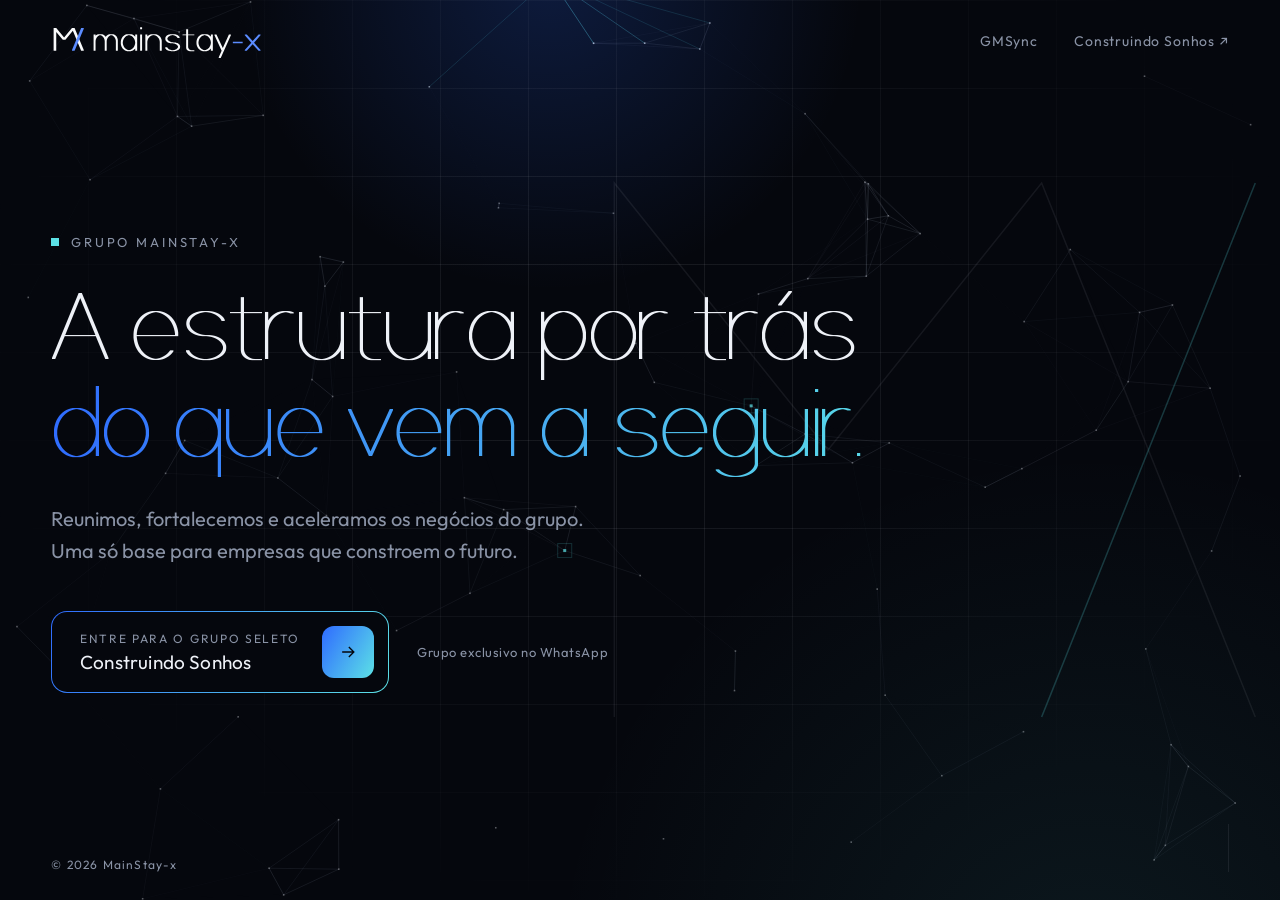
<file: index.html>
<!doctype html>
<html lang="pt-BR">
<head>
  <meta charset="utf-8">
  <meta name="viewport" content="width=device-width, initial-scale=1">
  <title>MainStay-x</title>
  <meta name="description" content="MainStay-x reúne, fortalece e acelera os negócios do grupo.">
  <meta name="theme-color" content="#05070D">
  <link rel="icon" href="assets/logo/mainstay-x-icon.svg" type="image/svg+xml">
  <link rel="preconnect" href="https://fonts.googleapis.com">
  <link rel="preconnect" href="https://fonts.gstatic.com" crossorigin>
  <link rel="stylesheet" href="https://fonts.googleapis.com/css2?family=Outfit:wght@200..600&display=swap">
  <link rel="stylesheet" href="assets/fonts/mainstay-sans.css">
  <link rel="stylesheet" href="assets/css/style.css">
</head>
<body>
  <header class="nav">
    <a class="brand" href="/" aria-label="MainStay-x, início">
      <img src="assets/logo/mainstay-x-logo-dark.svg" alt="MainStay-x" width="200" height="32">
    </a>
    <nav class="nav-links">
      <a class="nav-link" href="/gmsync/">GMSync</a>
      <!-- Troque pelo link de convite do grupo de WhatsApp -->
      <a class="nav-link nav-ext" href="https://chat.whatsapp.com/SEU-CONVITE" target="_blank" rel="noopener">Construindo Sonhos <span aria-hidden="true">↗</span></a>
    </nav>
  </header>

  <main class="hero" id="hero">
    <canvas class="field" id="field" aria-hidden="true"></canvas>
    <div class="glow" aria-hidden="true"></div>
    <svg class="mark" id="mark" viewBox="-60 -60 1040 820" aria-hidden="true">
      <polyline points="40,700 40,0 320,350 600,0 880,700" />
      <line x1="880" y1="0" x2="600" y2="700" class="mark-accent" />
    </svg>

    <div class="hero-inner" id="tilt">
      <p class="eyebrow reveal"><span class="pulse"></span>Grupo MainStay-x</p>
      <h1 class="reveal">A estrutura por trás<br><span class="grad">do que vem a seguir.</span></h1>
      <p class="lead reveal">Reunimos, fortalecemos e aceleramos os negócios do grupo. Uma só base para empresas que constroem o futuro.</p>
      <div class="cta-row reveal">
        <a class="cta" id="cta" href="https://chat.whatsapp.com/SEU-CONVITE" target="_blank" rel="noopener">
          <span class="cta-text"><small>Entre para o grupo seleto</small>Construindo Sonhos</span>
          <span class="cta-arrow" aria-hidden="true">
            <svg viewBox="0 0 24 24" width="20" height="20"><path d="M5 12h13M13 6l6 6-6 6" fill="none" stroke="currentColor" stroke-width="1.6"/></svg>
          </span>
        </a>
        <span class="cta-note">Grupo exclusivo no WhatsApp</span>
      </div>
    </div>

    <div class="foot">
      <span>© 2026 MainStay-x</span>
      <span class="scroll-cue" aria-hidden="true"><i></i></span>
    </div>
  </main>

  <script src="assets/js/hero.js"></script>
</body>
</html>
</file>
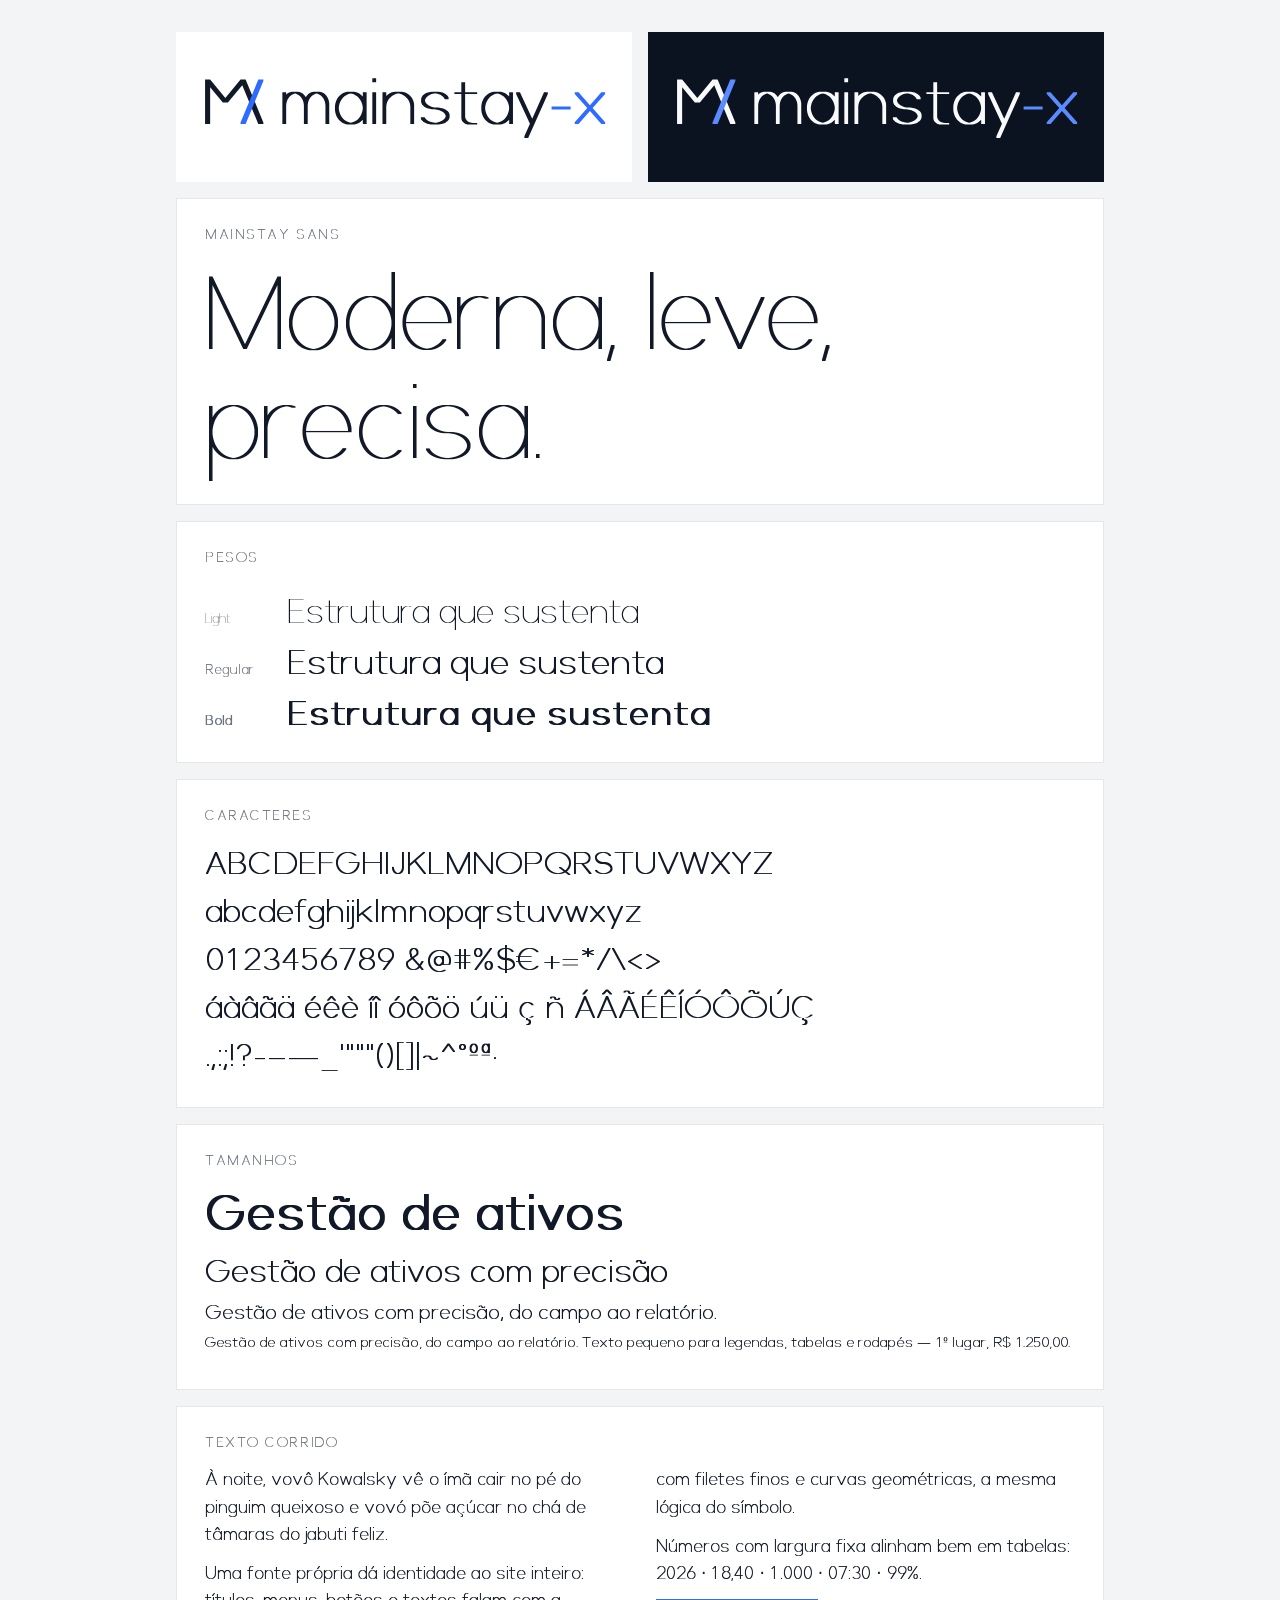
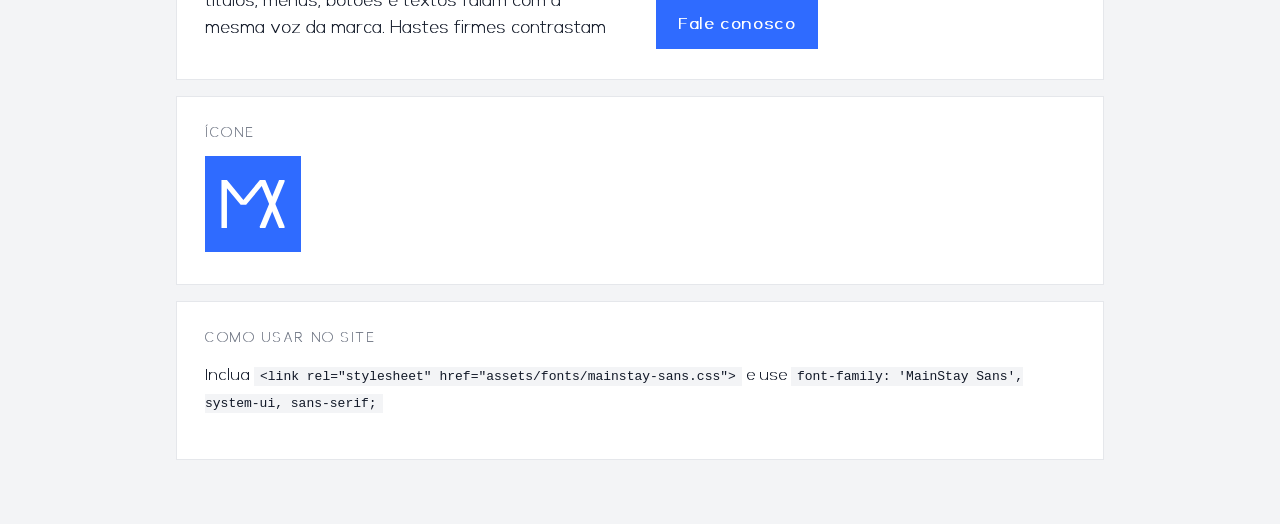
<file: assets/fonts/especime.html>
<!doctype html>
<html lang="pt-BR"><head><meta charset="utf-8"><meta name="viewport" content="width=device-width, initial-scale=1">
<title>MainStay Sans</title>
<style>
@font-face {
  font-family: 'MainStay Sans';
  src: url([data-uri]) format('woff');
  font-weight: 300;
  font-style: normal;
  font-display: swap;
}
@font-face {
  font-family: 'MainStay Sans';
  src: url([data-uri]) format('woff');
  font-weight: 400;
  font-style: normal;
  font-display: swap;
}
@font-face {
  font-family: 'MainStay Sans';
  src: url([data-uri]) format('woff');
  font-weight: 700;
  font-style: normal;
  font-display: swap;
}

:root { --bg:#F3F4F6; --card:#FFFFFF; --ink:#111827; --muted:#6B7280; --accent:#2F6BFF; --line:#E5E7EB; }
@media (prefers-color-scheme: dark) { :root:not([data-theme="light"]) { --bg:#0B1220; --card:#111A2C; --ink:#F9FAFB; --muted:#9CA3AF; --accent:#5B8CFF; --line:#1F2A40; } }
* { box-sizing:border-box; }
body { margin:0; background:var(--bg); color:var(--ink); font-family:'MainStay Sans', system-ui, sans-serif; }
main { max-width:960px; margin:0 auto; padding:32px 16px 64px; display:grid; gap:16px; }
.card { background:var(--card); border:1px solid var(--line); padding:28px; }
.logos { display:grid; gap:16px; grid-template-columns:repeat(auto-fit,minmax(280px,1fr)); }
.logo { display:grid; place-items:center; padding:36px 24px; min-height:150px; }
.logo.l { background:#FFFFFF; } .logo.d { background:#0B1220; }
.logo svg { width:100%; max-width:420px; height:auto; }
.icon svg { width:96px; height:96px; }
h2 { margin:0 0 16px; font-size:13px; letter-spacing:.12em; text-transform:uppercase; color:var(--muted); font-weight:400; }
.big { font-size:clamp(44px,10vw,104px); line-height:1.05; margin:0; font-weight:300; }
.w { display:grid; gap:10px; font-size:clamp(22px,4vw,34px); }
.w span { color:var(--muted); font-size:13px; margin-right:12px; display:inline-block; width:70px; }
.chars { font-size:clamp(22px,4vw,32px); line-height:1.5; word-break:break-all; margin:0; }
.sizes p { margin:0 0 10px; }
.text { columns:2 260px; column-gap:32px; font-size:17px; line-height:1.6; }
.text p { margin:0 0 12px; }
code { font-family:Consolas, monospace; font-size:13px; background:var(--bg); padding:2px 6px; }
.btn { display:inline-block; background:var(--accent); color:#fff; padding:12px 22px; font-weight:700; font-size:16px; text-decoration:none; letter-spacing:.04em; }
</style></head><body><main>
<div class="logos"><div class="logo l"><svg xmlns="http://www.w3.org/2000/svg" viewBox="-80 -820 6440 1100"><path fill="#111827" d="M0 -700L80 -700L320 -410L560 -700L640 -700L920 -24L920 0L840 0L587 -612L360 -338L280 -338L80 -579L80 0L0 0Z"/><path fill="#2F6BFF" d="M560 -24L840 -700L920 -700L920 -676L640 0L560 0Z"/><path fill="#111827" d="M1220 -500L1280 -500L1280 -462L1290 -471L1305 -483L1321 -492L1337 -500L1355 -505L1372 -509L1390 -510L1450 -510L1468 -509L1485 -505L1503 -500L1519 -492L1535 -483L1550 -471L1564 -458L1576 -444L1588 -427L1590 -423L1592 -427L1604 -444L1616 -458L1630 -471L1645 -483L1661 -492L1677 -500L1695 -505L1712 -509L1730 -510L1790 -510L1808 -509L1825 -505L1843 -500L1859 -492L1875 -483L1890 -471L1904 -458L1916 -444L1928 -427L1937 -410L1945 -391L1952 -372L1956 -352L1959 -331L1960 -310L1960 0L1900 0L1900 -284L1899 -305L1896 -326L1892 -346L1885 -365L1877 -384L1868 -401L1856 -418L1844 -432L1830 -445L1815 -457L1799 -466L1783 -474L1765 -479L1760 -480L1755 -479L1737 -474L1721 -466L1705 -457L1690 -445L1676 -432L1664 -418L1652 -401L1643 -384L1635 -365L1628 -346L1624 -326L1621 -305L1620 -284L1620 0L1560 0L1560 -284L1559 -305L1556 -326L1552 -346L1545 -365L1537 -384L1528 -401L1516 -418L1504 -432L1490 -445L1475 -457L1459 -466L1443 -474L1425 -479L1420 -480L1415 -479L1397 -474L1381 -466L1365 -457L1350 -445L1336 -432L1324 -418L1312 -401L1303 -384L1295 -365L1288 -346L1284 -326L1281 -305L1280 -284L1280 0L1220 0ZM2316 -22L2338 -29L2359 -38L2380 -50L2399 -64L2417 -80L2433 -98L2448 -118L2461 -140L2471 -163L2479 -187L2485 -212L2489 -237L2489 -263L2485 -288L2479 -313L2471 -337L2461 -360L2448 -382L2433 -402L2417 -420L2399 -436L2380 -450L2359 -462L2338 -471L2316 -478L2300 -481L2284 -478L2262 -471L2241 -462L2220 -450L2201 -436L2183 -420L2167 -402L2152 -382L2139 -360L2129 -337L2121 -313L2115 -288L2111 -263L2111 -237L2115 -212L2121 -187L2129 -163L2139 -140L2152 -118L2167 -98L2183 -80L2201 -64L2220 -50L2241 -38L2262 -29L2284 -22L2300 -19ZM2247 9L2224 4L2202 -3L2181 -12L2160 -24L2141 -38L2123 -54L2107 -72L2092 -92L2079 -114L2069 -137L2061 -161L2055 -186L2051 -211L2050 -237L2050 -263L2051 -289L2055 -314L2061 -339L2069 -363L2079 -386L2092 -408L2107 -428L2123 -446L2141 -462L2160 -476L2181 -488L2202 -497L2224 -504L2247 -509L2270 -510L2330 -510L2353 -509L2376 -504L2398 -497L2419 -488L2440 -476L2459 -462L2477 -446L2490 -432L2490 -500L2550 -500L2550 0L2490 0L2490 -68L2477 -54L2459 -38L2440 -24L2419 -12L2398 -3L2376 4L2353 9L2330 10L2270 10ZM2640 -720L2700 -720L2700 -660L2640 -660ZM2640 -500L2700 -500L2700 0L2640 0ZM2800 -500L2860 -500L2860 -441L2873 -453L2891 -468L2910 -480L2931 -491L2952 -499L2974 -505L2997 -509L3020 -510L3080 -510L3103 -509L3126 -505L3148 -499L3169 -491L3190 -480L3209 -468L3227 -453L3243 -437L3258 -420L3271 -400L3281 -380L3289 -359L3295 -337L3299 -314L3300 -291L3300 0L3240 0L3240 -265L3239 -288L3235 -311L3229 -333L3221 -354L3211 -374L3198 -394L3183 -411L3167 -427L3149 -442L3130 -454L3109 -465L3088 -473L3066 -479L3050 -482L3034 -479L3012 -473L2991 -465L2970 -454L2951 -442L2933 -427L2917 -411L2902 -394L2889 -374L2879 -354L2871 -333L2865 -311L2861 -288L2860 -265L2860 0L2800 0ZM3587 10L3566 8L3546 5L3526 1L3507 -4L3473 -18L3458 -26L3444 -36L3432 -46L3422 -57L3413 -68L3407 -80L3407 -106L3467 -106L3473 -94L3482 -83L3492 -72L3504 -62L3518 -52L3533 -44L3567 -30L3586 -25L3606 -21L3626 -18L3630 -18L3648 -20L3668 -24L3687 -29L3705 -35L3722 -42L3738 -50L3752 -59L3765 -69L3776 -80L3785 -91L3792 -103L3796 -115L3799 -125L3799 -126L3795 -138L3789 -150L3782 -162L3772 -173L3761 -184L3733 -202L3716 -210L3699 -216L3680 -222L3661 -226L3641 -230L3621 -232L3600 -232L3580 -233L3561 -235L3542 -238L3524 -243L3506 -249L3489 -256L3474 -264L3460 -273L3448 -283L3437 -294L3427 -305L3420 -317L3415 -330L3411 -343L3410 -356L3410 -382L3411 -395L3413 -407L3418 -420L3425 -432L3433 -444L3443 -455L3455 -465L3469 -475L3484 -483L3500 -491L3517 -497L3535 -502L3554 -506L3573 -509L3593 -510L3673 -510L3692 -508L3711 -505L3730 -501L3748 -495L3765 -489L3781 -481L3795 -472L3808 -462L3820 -452L3830 -441L3837 -429L3844 -416L3844 -390L3784 -390L3777 -403L3770 -415L3760 -426L3748 -436L3735 -446L3721 -455L3705 -463L3688 -469L3670 -475L3651 -479L3632 -482L3630 -482L3614 -480L3595 -476L3577 -471L3560 -465L3544 -457L3529 -449L3515 -439L3503 -429L3493 -418L3485 -406L3478 -394L3473 -381L3471 -371L3471 -369L3475 -356L3480 -343L3487 -331L3497 -320L3508 -309L3520 -299L3534 -290L3549 -282L3566 -275L3584 -269L3602 -264L3621 -261L3640 -259L3660 -258L3681 -258L3701 -256L3721 -252L3740 -248L3759 -242L3776 -236L3793 -228L3821 -210L3832 -199L3842 -188L3849 -176L3855 -164L3859 -152L3860 -140L3860 -114L3859 -101L3856 -89L3852 -77L3845 -65L3836 -54L3825 -43L3812 -33L3798 -24L3782 -16L3765 -9L3747 -3L3728 2L3708 6L3688 9L3667 10ZM4152 9L4140 8L4128 5L4116 0L4105 -4L4094 -10L4085 -17L4076 -25L4068 -34L4061 -43L4055 -52L4051 -63L4048 -73L4046 -84L4045 -95L4045 -474L3935 -474L3935 -500L4045 -500L4045 -660L4105 -660L4105 -500L4295 -500L4295 -474L4105 -474L4105 -121L4106 -110L4108 -99L4111 -89L4115 -78L4121 -69L4128 -60L4136 -51L4145 -43L4154 -36L4165 -30L4176 -26L4188 -21L4200 -18L4212 -17L4225 -16L4295 -16L4295 10L4165 10ZM4626 -22L4648 -29L4669 -38L4690 -50L4709 -64L4727 -80L4743 -98L4758 -118L4771 -140L4781 -163L4789 -187L4795 -212L4799 -237L4799 -263L4795 -288L4789 -313L4781 -337L4771 -360L4758 -382L4743 -402L4727 -420L4709 -436L4690 -450L4669 -462L4648 -471L4626 -478L4610 -481L4594 -478L4572 -471L4551 -462L4530 -450L4511 -436L4493 -420L4477 -402L4462 -382L4449 -360L4439 -337L4431 -313L4425 -288L4421 -263L4421 -237L4425 -212L4431 -187L4439 -163L4449 -140L4462 -118L4477 -98L4493 -80L4511 -64L4530 -50L4551 -38L4572 -29L4594 -22L4610 -19ZM4557 9L4534 4L4512 -3L4491 -12L4470 -24L4451 -38L4433 -54L4417 -72L4402 -92L4389 -114L4379 -137L4371 -161L4365 -186L4361 -211L4360 -237L4360 -263L4361 -289L4365 -314L4371 -339L4379 -363L4389 -386L4402 -408L4417 -428L4433 -446L4451 -462L4470 -476L4491 -488L4512 -497L4534 -504L4557 -509L4580 -510L4640 -510L4663 -509L4686 -504L4708 -497L4729 -488L4750 -476L4769 -462L4787 -446L4800 -432L4800 -500L4860 -500L4860 0L4800 0L4800 -68L4787 -54L4769 -38L4750 -24L4729 -12L4708 -3L4686 4L4663 9L4640 10L4580 10ZM5040 194L5128 -4L4910 -474L4910 -500L4970 -500L5164 -83L5350 -500L5410 -500L5410 -474L5100 220L5040 220Z"/><path fill="#2F6BFF" d="M5470 -274L5770 -274L5770 -228L5470 -228ZM5835 -26L6033 -250L5835 -474L5835 -500L5895 -500L6075 -297L6255 -500L6315 -500L6315 -474L6117 -250L6315 -26L6315 0L6255 0L6075 -203L5895 0L5835 0Z"/></svg></div><div class="logo d"><svg xmlns="http://www.w3.org/2000/svg" viewBox="-80 -820 6440 1100"><path fill="#F9FAFB" d="M0 -700L80 -700L320 -410L560 -700L640 -700L920 -24L920 0L840 0L587 -612L360 -338L280 -338L80 -579L80 0L0 0Z"/><path fill="#5B8CFF" d="M560 -24L840 -700L920 -700L920 -676L640 0L560 0Z"/><path fill="#F9FAFB" d="M1220 -500L1280 -500L1280 -462L1290 -471L1305 -483L1321 -492L1337 -500L1355 -505L1372 -509L1390 -510L1450 -510L1468 -509L1485 -505L1503 -500L1519 -492L1535 -483L1550 -471L1564 -458L1576 -444L1588 -427L1590 -423L1592 -427L1604 -444L1616 -458L1630 -471L1645 -483L1661 -492L1677 -500L1695 -505L1712 -509L1730 -510L1790 -510L1808 -509L1825 -505L1843 -500L1859 -492L1875 -483L1890 -471L1904 -458L1916 -444L1928 -427L1937 -410L1945 -391L1952 -372L1956 -352L1959 -331L1960 -310L1960 0L1900 0L1900 -284L1899 -305L1896 -326L1892 -346L1885 -365L1877 -384L1868 -401L1856 -418L1844 -432L1830 -445L1815 -457L1799 -466L1783 -474L1765 -479L1760 -480L1755 -479L1737 -474L1721 -466L1705 -457L1690 -445L1676 -432L1664 -418L1652 -401L1643 -384L1635 -365L1628 -346L1624 -326L1621 -305L1620 -284L1620 0L1560 0L1560 -284L1559 -305L1556 -326L1552 -346L1545 -365L1537 -384L1528 -401L1516 -418L1504 -432L1490 -445L1475 -457L1459 -466L1443 -474L1425 -479L1420 -480L1415 -479L1397 -474L1381 -466L1365 -457L1350 -445L1336 -432L1324 -418L1312 -401L1303 -384L1295 -365L1288 -346L1284 -326L1281 -305L1280 -284L1280 0L1220 0ZM2316 -22L2338 -29L2359 -38L2380 -50L2399 -64L2417 -80L2433 -98L2448 -118L2461 -140L2471 -163L2479 -187L2485 -212L2489 -237L2489 -263L2485 -288L2479 -313L2471 -337L2461 -360L2448 -382L2433 -402L2417 -420L2399 -436L2380 -450L2359 -462L2338 -471L2316 -478L2300 -481L2284 -478L2262 -471L2241 -462L2220 -450L2201 -436L2183 -420L2167 -402L2152 -382L2139 -360L2129 -337L2121 -313L2115 -288L2111 -263L2111 -237L2115 -212L2121 -187L2129 -163L2139 -140L2152 -118L2167 -98L2183 -80L2201 -64L2220 -50L2241 -38L2262 -29L2284 -22L2300 -19ZM2247 9L2224 4L2202 -3L2181 -12L2160 -24L2141 -38L2123 -54L2107 -72L2092 -92L2079 -114L2069 -137L2061 -161L2055 -186L2051 -211L2050 -237L2050 -263L2051 -289L2055 -314L2061 -339L2069 -363L2079 -386L2092 -408L2107 -428L2123 -446L2141 -462L2160 -476L2181 -488L2202 -497L2224 -504L2247 -509L2270 -510L2330 -510L2353 -509L2376 -504L2398 -497L2419 -488L2440 -476L2459 -462L2477 -446L2490 -432L2490 -500L2550 -500L2550 0L2490 0L2490 -68L2477 -54L2459 -38L2440 -24L2419 -12L2398 -3L2376 4L2353 9L2330 10L2270 10ZM2640 -720L2700 -720L2700 -660L2640 -660ZM2640 -500L2700 -500L2700 0L2640 0ZM2800 -500L2860 -500L2860 -441L2873 -453L2891 -468L2910 -480L2931 -491L2952 -499L2974 -505L2997 -509L3020 -510L3080 -510L3103 -509L3126 -505L3148 -499L3169 -491L3190 -480L3209 -468L3227 -453L3243 -437L3258 -420L3271 -400L3281 -380L3289 -359L3295 -337L3299 -314L3300 -291L3300 0L3240 0L3240 -265L3239 -288L3235 -311L3229 -333L3221 -354L3211 -374L3198 -394L3183 -411L3167 -427L3149 -442L3130 -454L3109 -465L3088 -473L3066 -479L3050 -482L3034 -479L3012 -473L2991 -465L2970 -454L2951 -442L2933 -427L2917 -411L2902 -394L2889 -374L2879 -354L2871 -333L2865 -311L2861 -288L2860 -265L2860 0L2800 0ZM3587 10L3566 8L3546 5L3526 1L3507 -4L3473 -18L3458 -26L3444 -36L3432 -46L3422 -57L3413 -68L3407 -80L3407 -106L3467 -106L3473 -94L3482 -83L3492 -72L3504 -62L3518 -52L3533 -44L3567 -30L3586 -25L3606 -21L3626 -18L3630 -18L3648 -20L3668 -24L3687 -29L3705 -35L3722 -42L3738 -50L3752 -59L3765 -69L3776 -80L3785 -91L3792 -103L3796 -115L3799 -125L3799 -126L3795 -138L3789 -150L3782 -162L3772 -173L3761 -184L3733 -202L3716 -210L3699 -216L3680 -222L3661 -226L3641 -230L3621 -232L3600 -232L3580 -233L3561 -235L3542 -238L3524 -243L3506 -249L3489 -256L3474 -264L3460 -273L3448 -283L3437 -294L3427 -305L3420 -317L3415 -330L3411 -343L3410 -356L3410 -382L3411 -395L3413 -407L3418 -420L3425 -432L3433 -444L3443 -455L3455 -465L3469 -475L3484 -483L3500 -491L3517 -497L3535 -502L3554 -506L3573 -509L3593 -510L3673 -510L3692 -508L3711 -505L3730 -501L3748 -495L3765 -489L3781 -481L3795 -472L3808 -462L3820 -452L3830 -441L3837 -429L3844 -416L3844 -390L3784 -390L3777 -403L3770 -415L3760 -426L3748 -436L3735 -446L3721 -455L3705 -463L3688 -469L3670 -475L3651 -479L3632 -482L3630 -482L3614 -480L3595 -476L3577 -471L3560 -465L3544 -457L3529 -449L3515 -439L3503 -429L3493 -418L3485 -406L3478 -394L3473 -381L3471 -371L3471 -369L3475 -356L3480 -343L3487 -331L3497 -320L3508 -309L3520 -299L3534 -290L3549 -282L3566 -275L3584 -269L3602 -264L3621 -261L3640 -259L3660 -258L3681 -258L3701 -256L3721 -252L3740 -248L3759 -242L3776 -236L3793 -228L3821 -210L3832 -199L3842 -188L3849 -176L3855 -164L3859 -152L3860 -140L3860 -114L3859 -101L3856 -89L3852 -77L3845 -65L3836 -54L3825 -43L3812 -33L3798 -24L3782 -16L3765 -9L3747 -3L3728 2L3708 6L3688 9L3667 10ZM4152 9L4140 8L4128 5L4116 0L4105 -4L4094 -10L4085 -17L4076 -25L4068 -34L4061 -43L4055 -52L4051 -63L4048 -73L4046 -84L4045 -95L4045 -474L3935 -474L3935 -500L4045 -500L4045 -660L4105 -660L4105 -500L4295 -500L4295 -474L4105 -474L4105 -121L4106 -110L4108 -99L4111 -89L4115 -78L4121 -69L4128 -60L4136 -51L4145 -43L4154 -36L4165 -30L4176 -26L4188 -21L4200 -18L4212 -17L4225 -16L4295 -16L4295 10L4165 10ZM4626 -22L4648 -29L4669 -38L4690 -50L4709 -64L4727 -80L4743 -98L4758 -118L4771 -140L4781 -163L4789 -187L4795 -212L4799 -237L4799 -263L4795 -288L4789 -313L4781 -337L4771 -360L4758 -382L4743 -402L4727 -420L4709 -436L4690 -450L4669 -462L4648 -471L4626 -478L4610 -481L4594 -478L4572 -471L4551 -462L4530 -450L4511 -436L4493 -420L4477 -402L4462 -382L4449 -360L4439 -337L4431 -313L4425 -288L4421 -263L4421 -237L4425 -212L4431 -187L4439 -163L4449 -140L4462 -118L4477 -98L4493 -80L4511 -64L4530 -50L4551 -38L4572 -29L4594 -22L4610 -19ZM4557 9L4534 4L4512 -3L4491 -12L4470 -24L4451 -38L4433 -54L4417 -72L4402 -92L4389 -114L4379 -137L4371 -161L4365 -186L4361 -211L4360 -237L4360 -263L4361 -289L4365 -314L4371 -339L4379 -363L4389 -386L4402 -408L4417 -428L4433 -446L4451 -462L4470 -476L4491 -488L4512 -497L4534 -504L4557 -509L4580 -510L4640 -510L4663 -509L4686 -504L4708 -497L4729 -488L4750 -476L4769 -462L4787 -446L4800 -432L4800 -500L4860 -500L4860 0L4800 0L4800 -68L4787 -54L4769 -38L4750 -24L4729 -12L4708 -3L4686 4L4663 9L4640 10L4580 10ZM5040 194L5128 -4L4910 -474L4910 -500L4970 -500L5164 -83L5350 -500L5410 -500L5410 -474L5100 220L5040 220Z"/><path fill="#5B8CFF" d="M5470 -274L5770 -274L5770 -228L5470 -228ZM5835 -26L6033 -250L5835 -474L5835 -500L5895 -500L6075 -297L6255 -500L6315 -500L6315 -474L6117 -250L6315 -26L6315 0L6255 0L6075 -203L5895 0L5835 0Z"/></svg></div></div>
<div class="card"><h2>MainStay Sans</h2><p class="big">Moderna, leve,<br>precisa.</p></div>
<div class="card w"><h2>Pesos</h2>
<div style="font-weight:300"><span>Light</span>Estrutura que sustenta</div>
<div style="font-weight:400"><span>Regular</span>Estrutura que sustenta</div>
<div style="font-weight:700"><span>Bold</span>Estrutura que sustenta</div></div>
<div class="card"><h2>Caracteres</h2><p class="chars">ABCDEFGHIJKLMNOPQRSTUVWXYZ<br>abcdefghijklmnopqrstuvwxyz<br>0123456789 &amp;@#%$€+=*/\&lt;&gt;<br>áàâãä éêè íî óôõö úü ç ñ ÁÂÃÉÊÍÓÔÕÚÇ<br>.,:;!?-–—_'"“”()[]|~^°ºª•</p></div>
<div class="card sizes"><h2>Tamanhos</h2>
<p style="font-size:48px;font-weight:700">Gestão de ativos</p>
<p style="font-size:32px">Gestão de ativos com precisão</p>
<p style="font-size:20px">Gestão de ativos com precisão, do campo ao relatório.</p>
<p style="font-size:14px">Gestão de ativos com precisão, do campo ao relatório. Texto pequeno para legendas, tabelas e rodapés — 1º lugar, R$ 1.250,00.</p></div>
<div class="card"><h2>Texto corrido</h2><div class="text">
<p>À noite, vovô Kowalsky vê o ímã cair no pé do pinguim queixoso e vovó põe açúcar no chá de tâmaras do jabuti feliz.</p>
<p>Uma fonte própria dá identidade ao site inteiro: títulos, menus, botões e textos falam com a mesma voz da marca. Hastes firmes contrastam com filetes finos e curvas geométricas, a mesma lógica do símbolo.</p>
<p>Números com largura fixa alinham bem em tabelas: 2026 · 18,40 · 1.000 · 07:30 · 99%.</p>
<p><a class="btn" href="#">Fale conosco</a></p></div></div>
<div class="card"><h2>Ícone</h2><div class="icon"><svg xmlns="http://www.w3.org/2000/svg" viewBox="0 0 1400 1400"><polygon fill="#2F6BFF" points="0,0 1400,0 1400,0 1400,1400 1400,1400 0,1400 0,1400 0,0"/><g fill="#FFFFFF" transform="translate(240 1050)"><path d="M0 -700L80 -700L320 -410L560 -700L640 -700L920 -24L920 0L840 0L587 -612L360 -338L280 -338L80 -579L80 0L0 0Z"/><path d="M560 -24L840 -700L920 -700L920 -676L640 0L560 0Z"/></g></svg></div></div>
<div class="card"><h2>Como usar no site</h2><p style="line-height:1.7">Inclua <code>&lt;link rel="stylesheet" href="assets/fonts/mainstay-sans.css"&gt;</code> e use <code>font-family: 'MainStay Sans', system-ui, sans-serif;</code></p></div>
</main></body></html>
</file>
<file: assets/fonts/mainstay-sans.css>
/* MainStay Sans — fonte própria da MainStay-x */
@font-face {
  font-family: 'MainStay Sans';
  src: url('MainStaySans-Light.woff') format('woff'), url('MainStaySans-Light.ttf') format('truetype');
  font-weight: 300;
  font-style: normal;
  font-display: swap;
}
@font-face {
  font-family: 'MainStay Sans';
  src: url('MainStaySans-Regular.woff') format('woff'), url('MainStaySans-Regular.ttf') format('truetype');
  font-weight: 400;
  font-style: normal;
  font-display: swap;
}
@font-face {
  font-family: 'MainStay Sans';
  src: url('MainStaySans-Bold.woff') format('woff'), url('MainStaySans-Bold.ttf') format('truetype');
  font-weight: 700;
  font-style: normal;
  font-display: swap;
}

/* uso: body { font-family: 'MainStay Sans', system-ui, sans-serif; } */
</file>
<file: assets/css/style.css>
:root {
  --bg: #05070D;
  --ink: #EEF1F7;
  --muted: #8A93A6;
  --line: rgba(238, 241, 247, 0.08);
  --blue: #2F6BFF;
  --cyan: #5CE1E6;
  --gutter: clamp(16px, 4vw, 56px);
}

* { box-sizing: border-box; }
html, body { margin: 0; height: 100%; }
body {
  background: var(--bg);
  color: var(--ink);
  font-family: 'Outfit', system-ui, sans-serif;
  -webkit-font-smoothing: antialiased;
  overflow-x: hidden;
}
a { color: inherit; text-decoration: none; }

/* ---------- topo ---------- */
.nav {
  position: fixed; inset: 0 0 auto 0; z-index: 10;
  display: flex; align-items: center; justify-content: space-between;
  padding: 22px var(--gutter);
}
.brand img { display: block; height: 36px; width: auto; }
.nav-link {
  font-size: 14px; letter-spacing: .06em; color: var(--muted);
  padding: 10px 0; border-bottom: 1px solid transparent;
  transition: color .3s, border-color .3s;
}
.nav-link:hover { color: var(--ink); border-color: var(--cyan); }
.nav-links { display: flex; align-items: center; gap: 36px; }

/* ---------- primeira dobra ---------- */
.hero {
  --mx: 50%; --my: 40%;
  position: relative; min-height: 100vh; min-height: 100svh;
  display: grid; align-items: center;
  padding: 120px var(--gutter) 96px;
  overflow: hidden; isolation: isolate;
}
.field { position: absolute; inset: 0; width: 100%; height: 100%; z-index: -3; }
.glow {
  position: absolute; inset: 0; z-index: -2; pointer-events: none;
  background:
    radial-gradient(520px circle at var(--mx) var(--my), rgba(47, 107, 255, .20), transparent 60%),
    radial-gradient(900px circle at 85% 110%, rgba(92, 225, 230, .08), transparent 60%);
}
.hero::after { /* grade técnica sutil */
  content: ""; position: absolute; inset: 0; z-index: -2; pointer-events: none;
  background-image: linear-gradient(var(--line) 1px, transparent 1px), linear-gradient(90deg, var(--line) 1px, transparent 1px);
  background-size: 88px 88px;
  mask-image: radial-gradient(ellipse at 50% 40%, #000 20%, transparent 75%);
  -webkit-mask-image: radial-gradient(ellipse at 50% 40%, #000 20%, transparent 75%);
}
.mark {
  position: absolute; z-index: -1; pointer-events: none;
  right: -4vw; top: 50%; width: min(62vw, 900px); height: auto;
  transform: translate3d(0, -50%, 0);
  fill: none; stroke: rgba(238, 241, 247, .07); stroke-width: 2;
}
.mark .mark-accent { stroke: rgba(92, 225, 230, .22); }

.hero-inner { max-width: 980px; transform-style: preserve-3d; will-change: transform; }
.eyebrow {
  display: inline-flex; align-items: center; gap: 12px; margin: 0 0 28px;
  font-size: 13px; letter-spacing: .22em; text-transform: uppercase; color: var(--muted);
}
.pulse { width: 8px; height: 8px; background: var(--cyan); box-shadow: 0 0 0 0 rgba(92, 225, 230, .6); animation: pulse 2.4s infinite; }
@keyframes pulse { 70% { box-shadow: 0 0 0 10px rgba(92, 225, 230, 0); } 100% { box-shadow: 0 0 0 0 rgba(92, 225, 230, 0); } }

h1 {
  margin: 0; font-family: 'MainStay Sans', 'Outfit', sans-serif; /* fonte própria só no título grande */
  font-weight: 300; line-height: 1.02; letter-spacing: -.015em;
  font-size: clamp(42px, 7.4vw, 112px);
}
.grad {
  background: linear-gradient(100deg, var(--blue) 0%, var(--cyan) 55%, var(--ink) 100%);
  background-size: 200% 100%;
  -webkit-background-clip: text; background-clip: text; color: transparent;
  animation: sheen 9s ease-in-out infinite alternate;
}
@keyframes sheen { to { background-position: 100% 0; } }
.lead {
  max-width: 560px; margin: 32px 0 44px;
  font-size: clamp(17px, 1.6vw, 20px); line-height: 1.6; color: var(--muted);
}

/* ---------- CTA ---------- */
.cta-row { display: flex; flex-wrap: wrap; align-items: center; gap: 18px 28px; }
.cta {
  position: relative; display: inline-flex; align-items: center; gap: 22px;
  padding: 14px 14px 14px 28px; border-radius: 16px;
  background:
    linear-gradient(var(--bg), var(--bg)) padding-box,
    linear-gradient(120deg, var(--blue), var(--cyan)) border-box;
  border: 1px solid transparent;
  transition: box-shadow .4s, transform .25s ease-out;
  will-change: transform;
}
.cta:hover { box-shadow: 0 0 40px -6px rgba(47, 107, 255, .55); }
.cta-text { display: grid; font-size: 19px; letter-spacing: .01em; }
.cta-text small { font-size: 12px; letter-spacing: .14em; text-transform: uppercase; color: var(--muted); margin-bottom: 4px; }
.cta-arrow {
  display: grid; place-items: center; width: 52px; height: 52px; border-radius: 12px;
  background: linear-gradient(120deg, var(--blue), var(--cyan)); color: #04060B;
  transition: transform .3s;
}
.cta:hover .cta-arrow { transform: translateX(4px); }
.cta-note { font-size: 13px; color: var(--muted); letter-spacing: .04em; }

/* ---------- rodapé da dobra ---------- */
.foot {
  position: absolute; left: var(--gutter); right: var(--gutter); bottom: 28px;
  display: flex; justify-content: space-between; align-items: flex-end;
  font-size: 12px; letter-spacing: .1em; color: var(--muted);
}
.scroll-cue { width: 1px; height: 48px; background: var(--line); position: relative; overflow: hidden; }
.scroll-cue i { position: absolute; left: 0; top: -40%; width: 1px; height: 40%; background: var(--cyan); animation: cue 2.2s infinite; }
@keyframes cue { to { top: 100%; } }

/* ---------- entrada ---------- */
.reveal { opacity: 0; transform: translateY(24px); animation: rise 1s cubic-bezier(.2, .7, .2, 1) forwards; }
.reveal:nth-child(2) { animation-delay: .12s; }
.reveal:nth-child(3) { animation-delay: .24s; }
.reveal:nth-child(4) { animation-delay: .36s; }
@keyframes rise { to { opacity: 1; transform: none; } }

@media (max-width: 640px) {
  .nav-ext { display: none; } /* no celular o CTA já está na dobra */
  h1 br { display: none; }
  .brand img { height: 31px; }
  .mark { width: 120vw; right: -40vw; top: 30%; }
  .cta { width: 100%; justify-content: space-between; }
  .lead { margin: 24px 0 36px; }
}

@media (prefers-reduced-motion: reduce) {
  .reveal, .grad, .pulse, .scroll-cue i { animation: none; opacity: 1; transform: none; }
}
</file>
